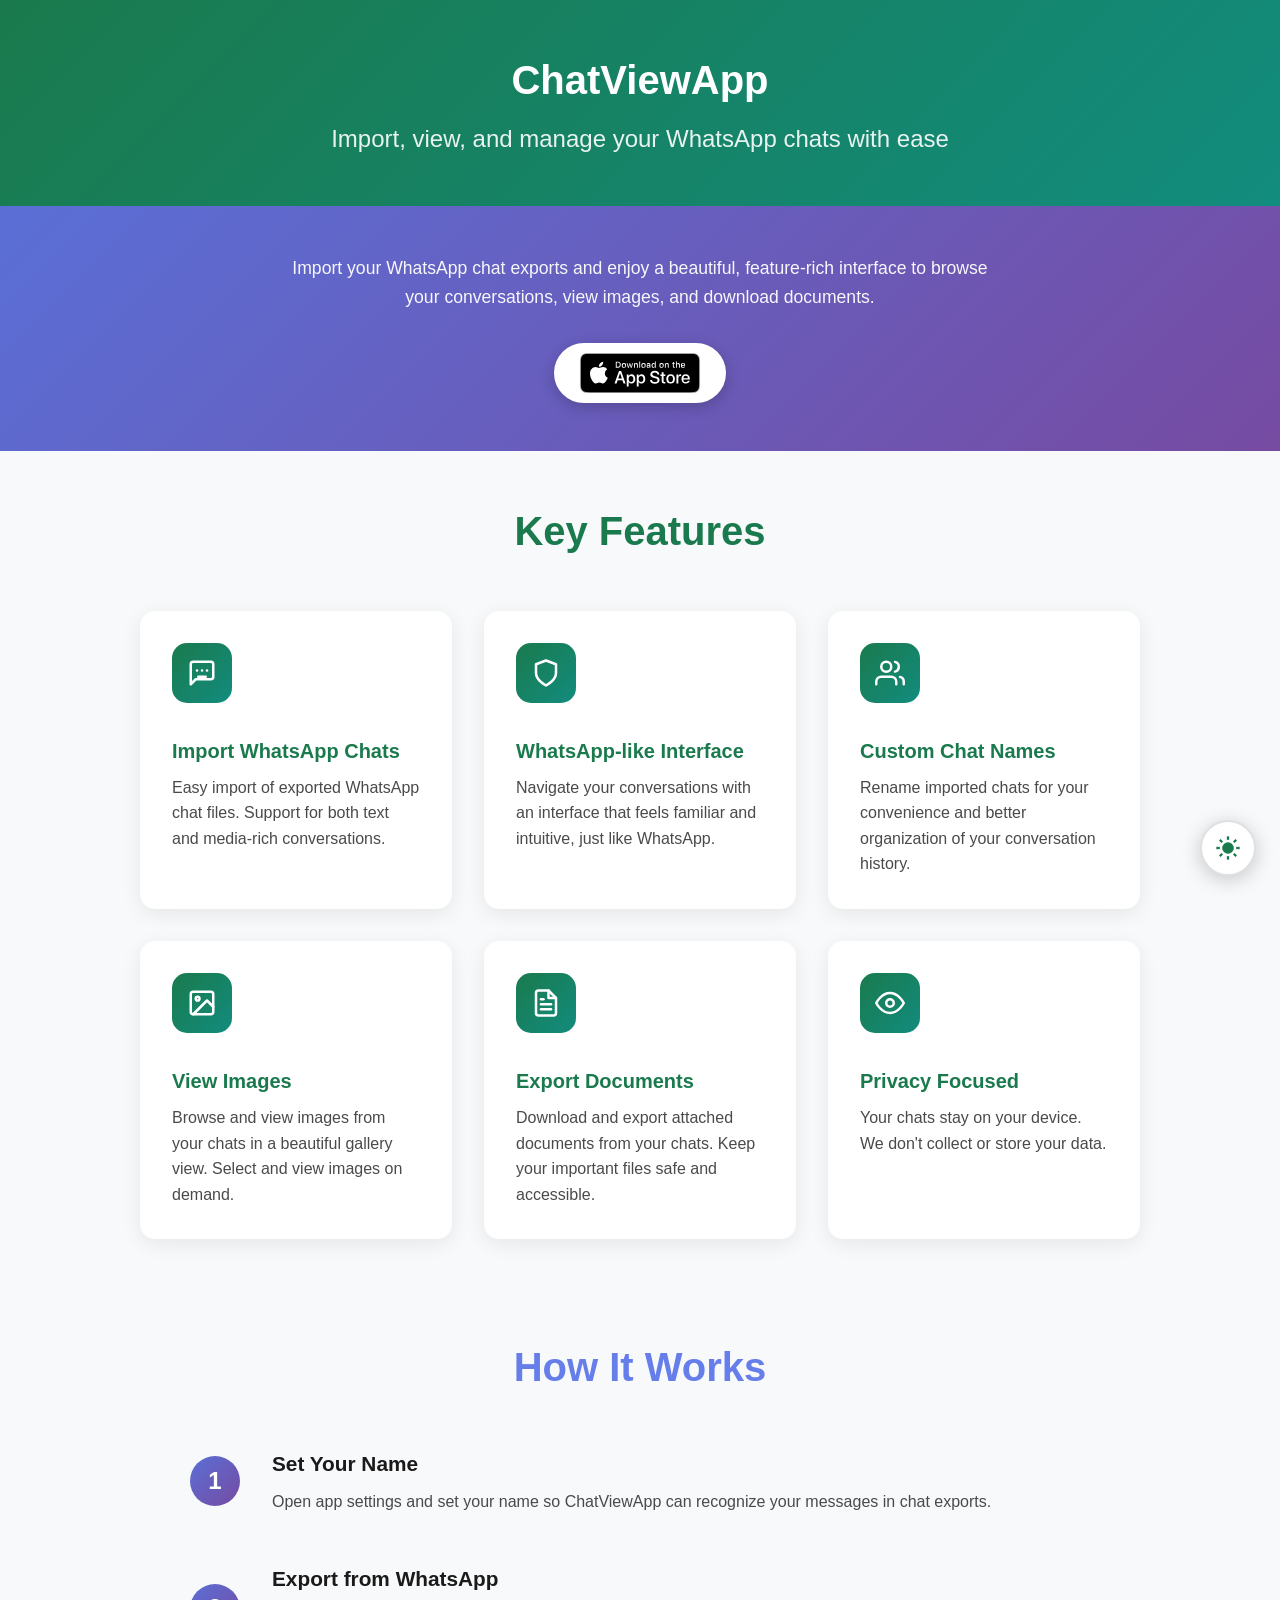
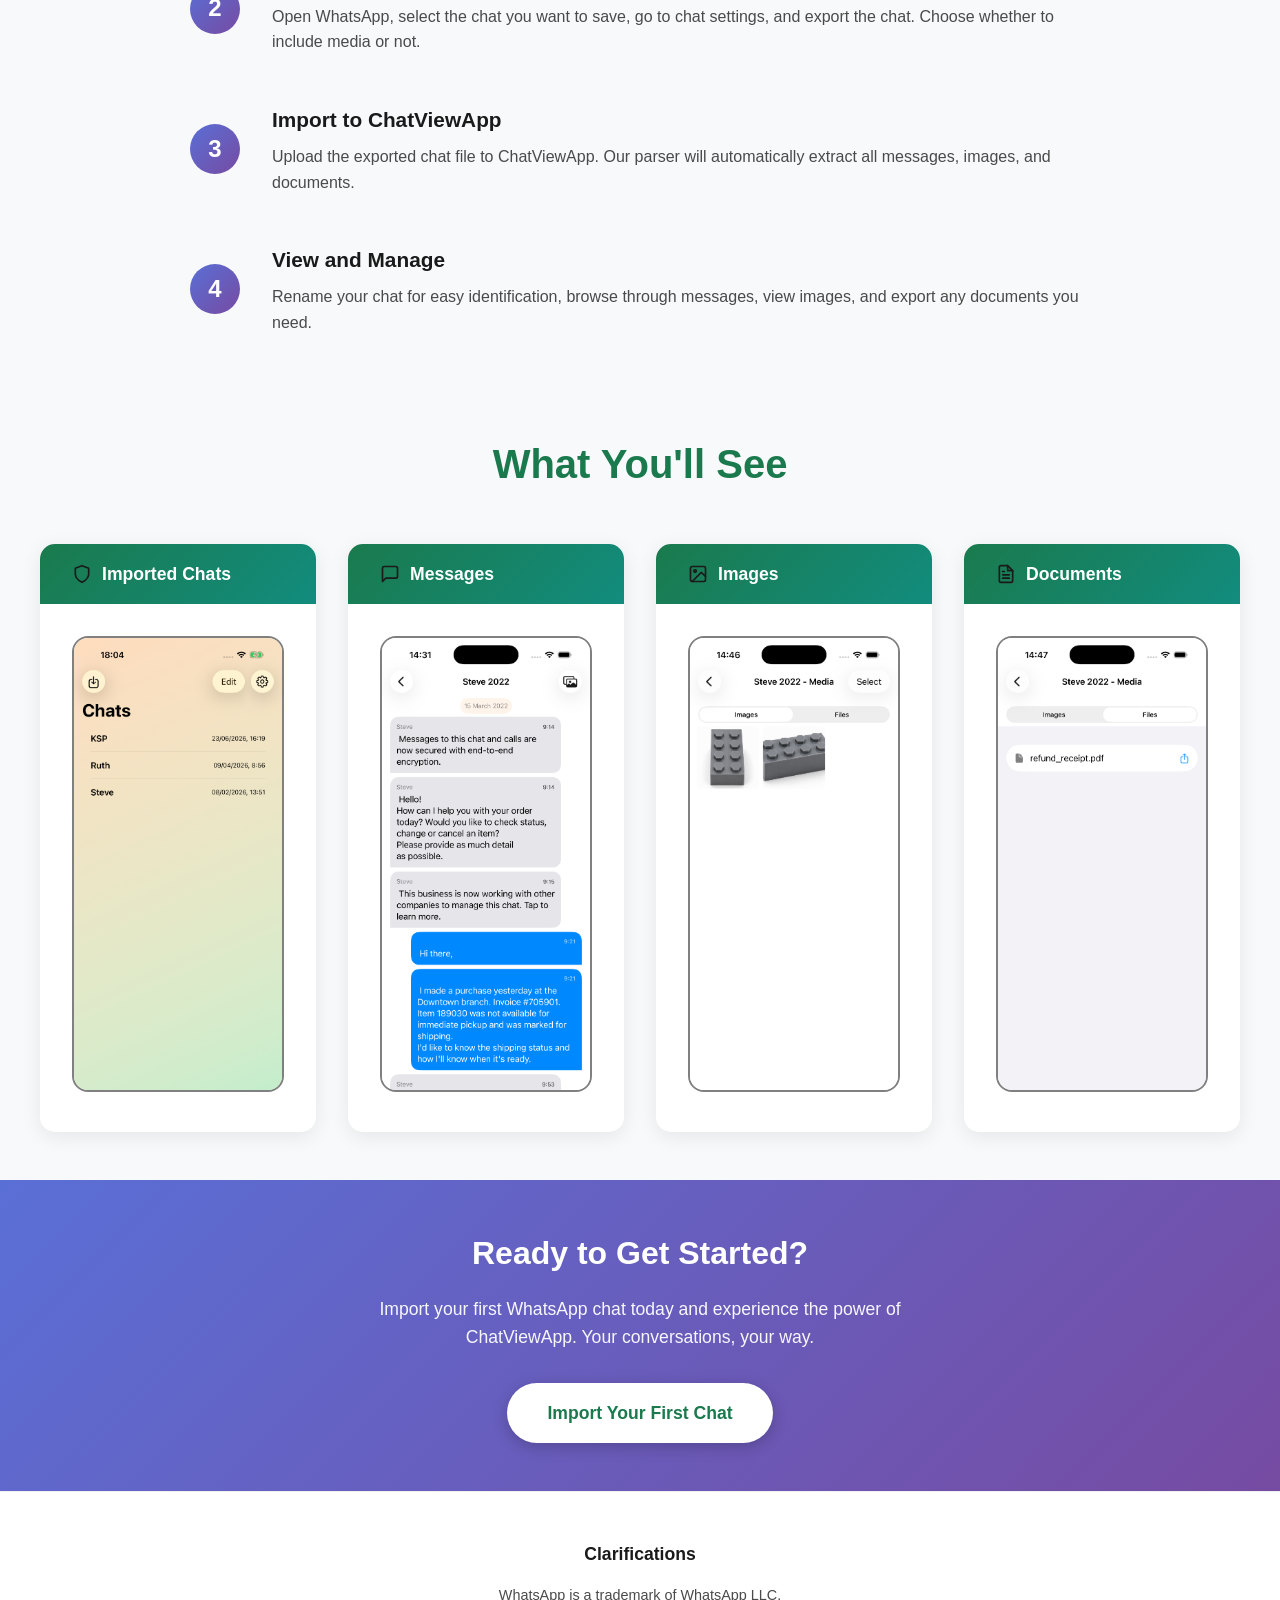
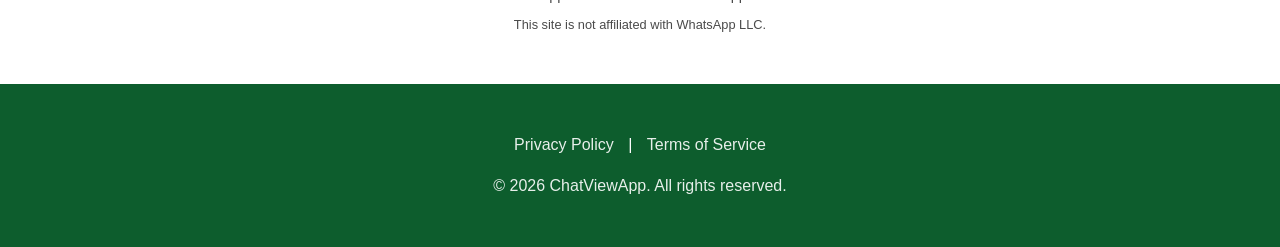
<file: index.html>
<!DOCTYPE html>
<html lang="en" data-theme="dark">
<head>
    <meta charset="UTF-8">
    <meta name="viewport" content="width=device-width, initial-scale=1.0">
    <title>ChatViewApp - View Your WhatsApp Chats</title>
    <link rel="stylesheet" href="styles.css">
    <!-- Standard favicon -->
    <link rel="icon" href="favicon.ico" type="image/x-icon">
    <!-- Apple touch icon for iOS -->
    <link rel="apple-touch-icon" sizes="180x180" href="apple-touch-icon.png">
</head>
<body>
    <!-- Header -->
    <header role="banner">
        <h1>ChatViewApp</h1>
        <p>Import, view, and manage your WhatsApp chats with ease</p>
        <button class="theme-toggle" id="theme-toggle" role="switch" aria-label="Toggle dark mode" aria-checked="false" title="Toggle dark mode (Ctrl+Shift+T)">
            <svg class="theme-icon-light" viewBox="0 0 24 24" aria-hidden="true">
                <circle cx="12" cy="12" r="5"/>
                <line x1="12" y1="2" x2="12" y2="5" stroke="currentColor" stroke-width="2"/>
                <line x1="12" y1="19" x2="12" y2="22" stroke="currentColor" stroke-width="2"/>
                <line x1="2" y1="12" x2="5" y2="12" stroke="currentColor" stroke-width="2"/>
                <line x1="19" y1="12" x2="22" y2="12" stroke="currentColor" stroke-width="2"/>
                <line x1="4.93" y1="4.93" x2="7.05" y2="7.05" stroke="currentColor" stroke-width="2"/>
                <line x1="16.95" y1="16.95" x2="19.07" y2="19.07" stroke="currentColor" stroke-width="2"/>
                <line x1="4.93" y1="19.07" x2="7.05" y2="16.95" stroke="currentColor" stroke-width="2"/>
                <line x1="16.95" y1="7.05" x2="19.07" y2="4.93" stroke="currentColor" stroke-width="2"/>
            </svg>
            <svg class="theme-icon-dark" viewBox="0 0 24 24" style="display: none;" aria-hidden="true">
                <path d="M21 12.5A9 9 0 1 1 11.5 3 6 6 0 0 0 21 12.5z" fill="currentColor"/>
            </svg>
            <span class="sr-only" aria-live="polite"></span>
        </button>
    </header>

    <!-- Main Content -->
    <main id="main-content" role="main" tabindex="-1">
        <!-- Hero Section -->
        <section class="hero" aria-labelledby="hero-heading">
        <h2 class="sr-only" id="hero-heading">View Your WhatsApp Chats, Anytime</h2>
        <p>Import your WhatsApp chat exports and enjoy a beautiful, feature-rich interface to browse your conversations, view images, and download documents.</p>
        <a href="https://apps.apple.com/app/id6797784868" class="hero-btn app-store-link" role="button" tabindex="0" aria-label="Download on the App Store">
            <img src="Download_on_the_App_Store_Badge_US-UK_RGB_wht_092917.svg" alt="Download on the App Store" class="app-store-img app-store-img-black">
            <img src="Download_on_the_App_Store_Badge_US-UK_RGB_blk_092917.svg" alt="Download on the App Store" class="app-store-img app-store-img-white">
        </a>
    </section>

    <!-- Features Section -->
    <section class="features" aria-labelledby="features-heading">
        <h2 class="section-title" id="features-heading">Key Features</h2>
        <div class="features-grid">
            <div class="feature-card">
                <div class="feature-icon">
                    <svg width="30" height="30" viewBox="0 0 24 24" fill="none" stroke="currentColor" stroke-width="2" stroke-linecap="round" stroke-linejoin="round" role="img" aria-label="Import chats icon">
                        <path d="M21 15a2 2 0 0 1-2 2H7l-4 4V5a2 2 0 0 1 2-2h14a2 2 0 0 1 2 2z"></path>
                        <path d="M8 10h.01"></path>
                        <path d="M12 10h.01"></path>
                        <path d="M16 10h.01"></path>
                        <path d="M9 15h6"></path>
                    </svg>
                </div>
                <h3>Import WhatsApp Chats</h3>
                <p>Easy import of exported WhatsApp chat files. Support for both text and media-rich conversations.</p>
            </div>
            <div class="feature-card">
                <div class="feature-icon">
                    <svg width="30" height="30" viewBox="0 0 24 24" fill="none" stroke="currentColor" stroke-width="2" stroke-linecap="round" stroke-linejoin="round" role="img" aria-label="Chat interface icon">
                        <path d="M12 22s8-4 8-10V5l-8-3-8 3v7c0 6 8 10 8 10z"></path>
                    </svg>
                </div>
                <h3>WhatsApp-like Interface</h3>
                <p>Navigate your conversations with an interface that feels familiar and intuitive, just like WhatsApp.</p>
            </div>
            <div class="feature-card">
                <div class="feature-icon">
                    <svg width="30" height="30" viewBox="0 0 24 24" fill="none" stroke="currentColor" stroke-width="2" stroke-linecap="round" stroke-linejoin="round" role="img" aria-label="Rename chat icon">
                        <path d="M17 21v-2a4 4 0 0 0-4-4H5a4 4 0 0 0-4 4v2"></path>
                        <circle cx="9" cy="7" r="4"></circle>
                        <path d="M23 21v-2a4 4 0 0 0-3-3.87"></path>
                        <path d="M16 3.13a4 4 0 0 1 0 7.75"></path>
                    </svg>
                </div>
                <h3>Custom Chat Names</h3>
                <p>Rename imported chats for your convenience and better organization of your conversation history.</p>
            </div>
            <div class="feature-card">
                <div class="feature-icon">
                    <svg width="30" height="30" viewBox="0 0 24 24" fill="none" stroke="currentColor" stroke-width="2" stroke-linecap="round" stroke-linejoin="round" role="img" aria-label="View images icon">
                        <rect x="3" y="3" width="18" height="18" rx="2" ry="2"></rect>
                        <circle cx="8.5" cy="8.5" r="1.5"></circle>
                        <polyline points="21 15 16 10 5 21"></polyline>
                    </svg>
                </div>
                <h3>View Images</h3>
                <p>Browse and view images from your chats in a beautiful gallery view. Select and view images on demand.</p>
            </div>
            <div class="feature-card">
                <div class="feature-icon">
                    <svg width="30" height="30" viewBox="0 0 24 24" fill="none" stroke="currentColor" stroke-width="2" stroke-linecap="round" stroke-linejoin="round" role="img" aria-label="Export documents icon">
                        <path d="M14 2H6a2 2 0 0 0-2 2v16a2 2 0 0 0 2 2h12a2 2 0 0 0 2-2V8z"></path>
                        <polyline points="14 2 14 8 20 8"></polyline>
                        <line x1="16" y1="13" x2="8" y2="13"></line>
                        <line x1="16" y1="17" x2="8" y2="17"></line>
                        <polyline points="10 9 9 9 8 9"></polyline>
                    </svg>
                </div>
                <h3>Export Documents</h3>
                <p>Download and export attached documents from your chats. Keep your important files safe and accessible.</p>
            </div>
            <div class="feature-card">
                <div class="feature-icon">
                    <svg width="30" height="30" viewBox="0 0 24 24" fill="none" stroke="currentColor" stroke-width="2" stroke-linecap="round" stroke-linejoin="round" role="img" aria-label="Privacy focused icon">
                        <path d="M1 12s4-8 11-8 11 8 11 8-4 8-11 8-11-8-11-8z"></path>
                        <circle cx="12" cy="12" r="3"></circle>
                    </svg>
                </div>
                <h3>Privacy Focused</h3>
                <p>Your chats stay on your device. We don't collect or store your data.</p>
            </div>
        </div>
    </section>

    <!-- How It Works -->
    <section class="how-it-works" aria-labelledby="how-it-works-heading">
        <h2 class="section-title" id="how-it-works-heading">How It Works</h2>
        <div class="steps-container">
            <div class="step">
                <div class="step-number">1</div>
                <div class="step-content">
                    <h3>Set Your Name</h3>
                    <p>Open app settings and set your name so ChatViewApp can recognize your messages in chat exports.</p>
                </div>
            </div>
            <div class="step">
                <div class="step-number">2</div>
                <div class="step-content">
                    <h3>Export from WhatsApp</h3>
                    <p>Open WhatsApp, select the chat you want to save, go to chat settings, and export the chat. Choose whether to include media or not.</p>
                </div>
            </div>
            <div class="step">
                <div class="step-number">3</div>
                <div class="step-content">
                    <h3>Import to ChatViewApp</h3>
                    <p>Upload the exported chat file to ChatViewApp. Our parser will automatically extract all messages, images, and documents.</p>
                </div>
            </div>
            <div class="step">
                <div class="step-number">4</div>
                <div class="step-content">
                    <h3>View and Manage</h3>
                    <p>Rename your chat for easy identification, browse through messages, view images, and export any documents you need.</p>
                </div>
            </div>
        </div>
    </section>

    <!-- Preview Section -->
    <section class="preview" aria-labelledby="preview-heading">
        <h2 class="section-title" id="preview-heading">What You'll See</h2>
        <div class="preview-grid">
            <div class="preview-card">
                <div class="preview-header">
                    <svg width="20" height="20" viewBox="0 0 24 24" fill="none" stroke="currentColor" stroke-width="2" stroke-linecap="round" stroke-linejoin="round" role="img" aria-label="Chats list icon">
                        <path d="M12 22s8-4 8-10V5l-8-3-8 3v7c0 6 8 10 8 10z"></path>
                    </svg>
                    <h3>Imported Chats</h3>
                </div>
                <div class="preview-content">
                    <img src="Screenshot_004.png" alt="ChatViewApp app screenshot showing list of chats with chat thumbnails and message previews" width="320" class="preview-content-img">
                </div>
            </div>
            <div class="preview-card">
                <div class="preview-header">
                    <svg width="20" height="20" viewBox="0 0 24 24" fill="none" stroke="currentColor" stroke-width="2" stroke-linecap="round" stroke-linejoin="round" role="img" aria-label="Messages icon">
                        <path d="M21 15a2 2 0 0 1-2 2H7l-4 4V5a2 2 0 0 1 2-2h14a2 2 0 0 1 2 2z"></path>
                    </svg>
                    <h3>Messages</h3>
                </div>
                <div class="preview-content">
                    <img src="Screenshot_001.png" alt="ChatViewApp app screenshot showing WhatsApp messages interface with chat bubbles and timestamps" width="320" class="preview-content-img">
                </div>
            </div>
            <div class="preview-card">
                <div class="preview-header">
                    <svg width="20" height="20" viewBox="0 0 24 24" fill="none" stroke="currentColor" stroke-width="2" stroke-linecap="round" stroke-linejoin="round" role="img" aria-label="Images icon">
                        <rect x="3" y="3" width="18" height="18" rx="2" ry="2"></rect>
                        <circle cx="8.5" cy="8.5" r="1.5"></circle>
                        <polyline points="21 15 16 10 5 21"></polyline>
                    </svg>
                    <h3>Images</h3>
                </div>
                <div class="preview-content">
                    <img src="Screenshot_002.png" alt="ChatViewApp app screenshot showing image gallery with photo thumbnails and view option" width="320" class="preview-content-img">
                </div>
            </div>
            <div class="preview-card">
                <div class="preview-header">
                    <svg width="20" height="20" viewBox="0 0 24 24" fill="none" stroke="currentColor" stroke-width="2" stroke-linecap="round" stroke-linejoin="round" role="img" aria-label="Documents icon">
                        <path d="M14 2H6a2 2 0 0 0-2 2v16a2 2 0 0 0 2 2h12a2 2 0 0 0 2-2V8z"></path>
                        <polyline points="14 2 14 8 20 8"></polyline>
                        <line x1="16" y1="13" x2="8" y2="13"></line>
                        <line x1="16" y1="17" x2="8" y2="17"></line>
                        <polyline points="10 9 9 9 8 9"></polyline>
                    </svg>
                    <h3>Documents</h3>
                </div>
                <div class="preview-content">
                    <img src="Screenshot_003.png" alt="ChatViewApp app screenshot showing document file viewer with file list and export options" width="320" class="preview-content-img">
                </div>
            </div>
        </div>
    </section>

    <!-- CTA Section -->
    <section class="cta">
        <h2>Ready to Get Started?</h2>
        <p>Import your first WhatsApp chat today and experience the power of ChatViewApp. Your conversations, your way.</p>
        <a href="#" class="cta-btn" role="button" tabindex="0" aria-label="Import your first WhatsApp chat">Import Your First Chat</a>
    </section>

    <!-- Clarifications Section -->
    <section class="clarifications">
        <h3>Clarifications</h3>
        <p class="trademark">WhatsApp is a trademark of WhatsApp LLC.</p>
        <p class="disclaimer">This site is not affiliated with WhatsApp LLC.</p>
    </section>

    <!-- Footer -->
    <footer role="contentinfo">
        <nav role="navigation" aria-label="Footer links">
            <div class="footer-links">
                <a href="privacy-policy.html">Privacy Policy</a>
                <span>|</span>
                <a href="terms-of-service.html">Terms of Service</a>
            </div>
        </nav>
        <p>&copy; 2026 ChatViewApp. All rights reserved.</p>
    </footer>
    </main>

    <script src="theme.js"></script>
</body>
</html>
</file>
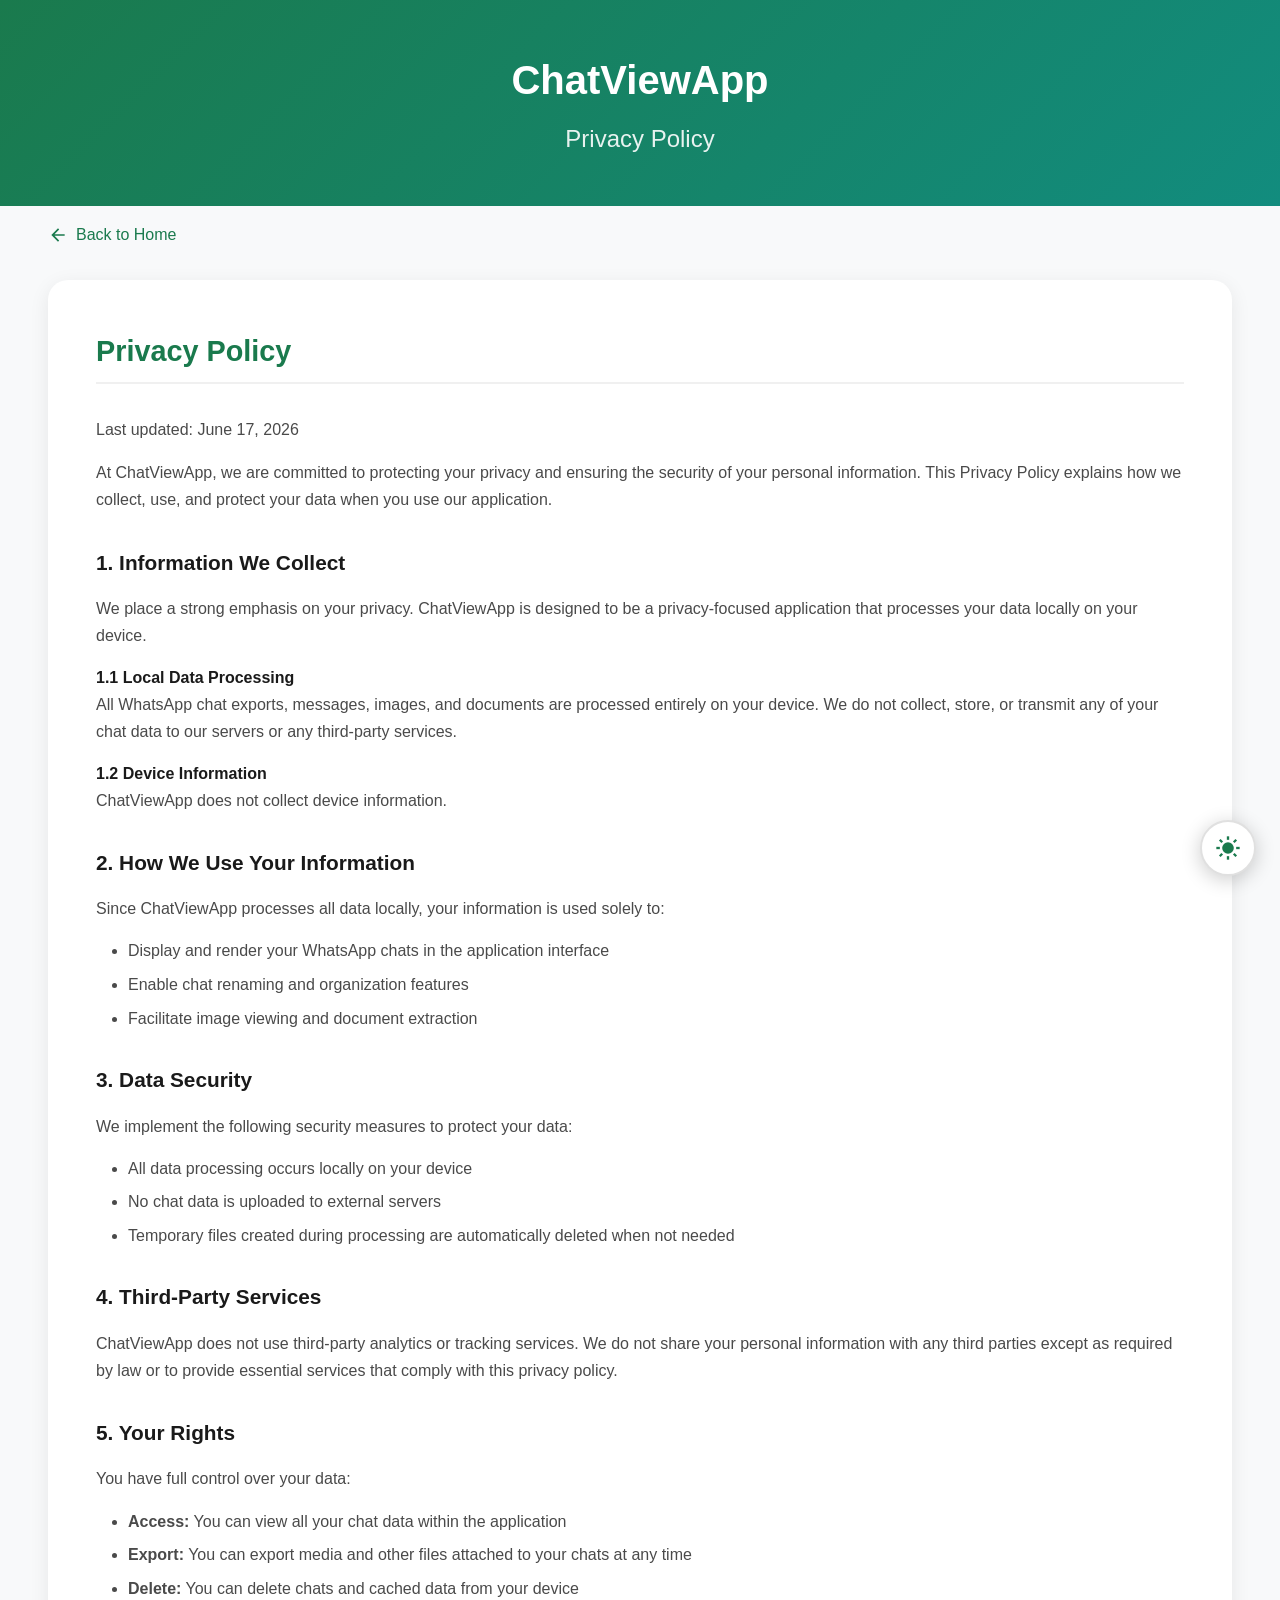
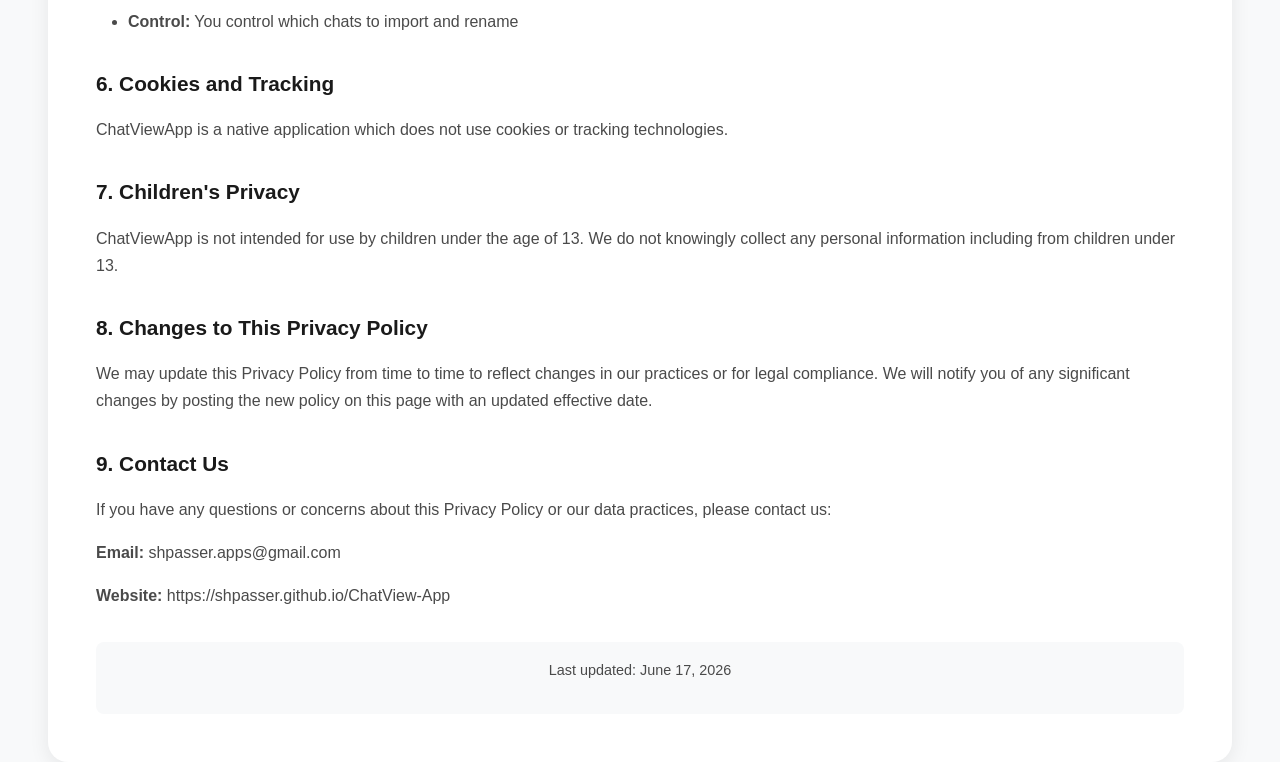
<file: privacy-policy.html>
<!DOCTYPE html>
<html lang="en" data-theme="light">
<head>
    <meta charset="UTF-8">
    <meta name="viewport" content="width=device-width, initial-scale=1.0">
    <title>Privacy Policy - ChatViewApp</title>
    <link rel="stylesheet" href="styles.css">
</head>
<body>
    <header role="banner">
        <h1>ChatViewApp</h1>
        <p>Privacy Policy</p>
        <button class="theme-toggle" id="theme-toggle" role="switch" aria-label="Toggle dark mode" aria-checked="false" title="Toggle dark mode (Ctrl+Shift+T)">
            <svg class="theme-icon-light" viewBox="0 0 24 24" aria-hidden="true">
                <circle cx="12" cy="12" r="5"/>
                <line x1="12" y1="2" x2="12" y2="5" stroke="currentColor" stroke-width="2"/>
                <line x1="12" y1="19" x2="12" y2="22" stroke="currentColor" stroke-width="2"/>
                <line x1="2" y1="12" x2="5" y2="12" stroke="currentColor" stroke-width="2"/>
                <line x1="19" y1="12" x2="22" y2="12" stroke="currentColor" stroke-width="2"/>
                <line x1="4.93" y1="4.93" x2="7.05" y2="7.05" stroke="currentColor" stroke-width="2"/>
                <line x1="16.95" y1="16.95" x2="19.07" y2="19.07" stroke="currentColor" stroke-width="2"/>
                <line x1="4.93" y1="19.07" x2="7.05" y2="16.95" stroke="currentColor" stroke-width="2"/>
                <line x1="16.95" y1="7.05" x2="19.07" y2="4.93" stroke="currentColor" stroke-width="2"/>
            </svg>
            <svg class="theme-icon-dark" viewBox="0 0 24 24" style="display: none;" aria-hidden="true">
                <path d="M21 12.5A9 9 0 1 1 11.5 3 6 6 0 0 0 21 12.5z" fill="currentColor"/>
            </svg>
            <span class="sr-only" aria-live="polite"></span>
        </button>
    </header>

    <div class="container">
        <a href="index.html" class="back-link" aria-label="Back to Home">
            <svg viewBox="0 0 24 24" width="20" height="20" aria-hidden="true">
                <path d="M20 11H7.83l5.59-5.59L12 4l-8 8 8 8 1.41-1.41L7.83 13H20v-2z" fill="currentColor"/>
            </svg>
            Back to Home
        </a>

        <main id="main-content" role="main" tabindex="-1">

        <div class="policy-content">
            <h2>Privacy Policy</h2>

            <p>Last updated: June 17, 2026</p>

            <p>At ChatViewApp, we are committed to protecting your privacy and ensuring the security of your personal information. This Privacy Policy explains how we collect, use, and protect your data when you use our application.</p>

            <h3>1. Information We Collect</h3>
            <p>We place a strong emphasis on your privacy. ChatViewApp is designed to be a privacy-focused application that processes your data locally on your device.</p>

            <h4>1.1 Local Data Processing</h4>
            <p>All WhatsApp chat exports, messages, images, and documents are processed entirely on your device. We do not collect, store, or transmit any of your chat data to our servers or any third-party services.</p>

            <h4>1.2 Device Information</h4>
            <p>ChatViewApp does not collect device information.</p>

            <h3>2. How We Use Your Information</h3>
            <p>Since ChatViewApp processes all data locally, your information is used solely to:</p>
            <ul>
                <li>Display and render your WhatsApp chats in the application interface</li>
                <li>Enable chat renaming and organization features</li>
                <li>Facilitate image viewing and document extraction</li>
            </ul>

            <h3>3. Data Security</h3>
            <p>We implement the following security measures to protect your data:</p>
            <ul>
                <li>All data processing occurs locally on your device</li>
                <li>No chat data is uploaded to external servers</li>
                <li>Temporary files created during processing are automatically deleted when not needed</li>
            </ul>

            <h3>4. Third-Party Services</h3>
            <p>ChatViewApp does not use third-party analytics or tracking services. We do not share your personal information with any third parties except as required by law or to provide essential services that comply with this privacy policy.</p>

            <h3>5. Your Rights</h3>
            <p>You have full control over your data:</p>
            <ul>
                <li><strong>Access:</strong> You can view all your chat data within the application</li>
                <li><strong>Export:</strong> You can export media and other files attached to your chats at any time</li>
                <li><strong>Delete:</strong> You can delete chats and cached data from your device</li>
                <li><strong>Control:</strong> You control which chats to import and rename</li>
            </ul>

            <h3>6. Cookies and Tracking</h3>
            <p>ChatViewApp is a native application which does not use cookies or tracking technologies.</p>

            <h3>7. Children's Privacy</h3>
            <p>ChatViewApp is not intended for use by children under the age of 13. We do not knowingly collect any personal information including from children under 13.</p>

            <h3>8. Changes to This Privacy Policy</h3>
            <p>We may update this Privacy Policy from time to time to reflect changes in our practices or for legal compliance. We will notify you of any significant changes by posting the new policy on this page with an updated effective date.</p>

            <h3>9. Contact Us</h3>
            <p>If you have any questions or concerns about this Privacy Policy or our data practices, please contact us:</p>
            <p><strong>Email:</strong> shpasser.apps@gmail.com</p>
            <p><strong>Website:</strong> https://shpasser.github.io/ChatView-App</p>

            <div class="last-updated">
                <p>Last updated: June 17, 2026</p>
            </div>
        </main>
    </div>

    <script src="theme.js"></script>
</body>
</html>
</file>
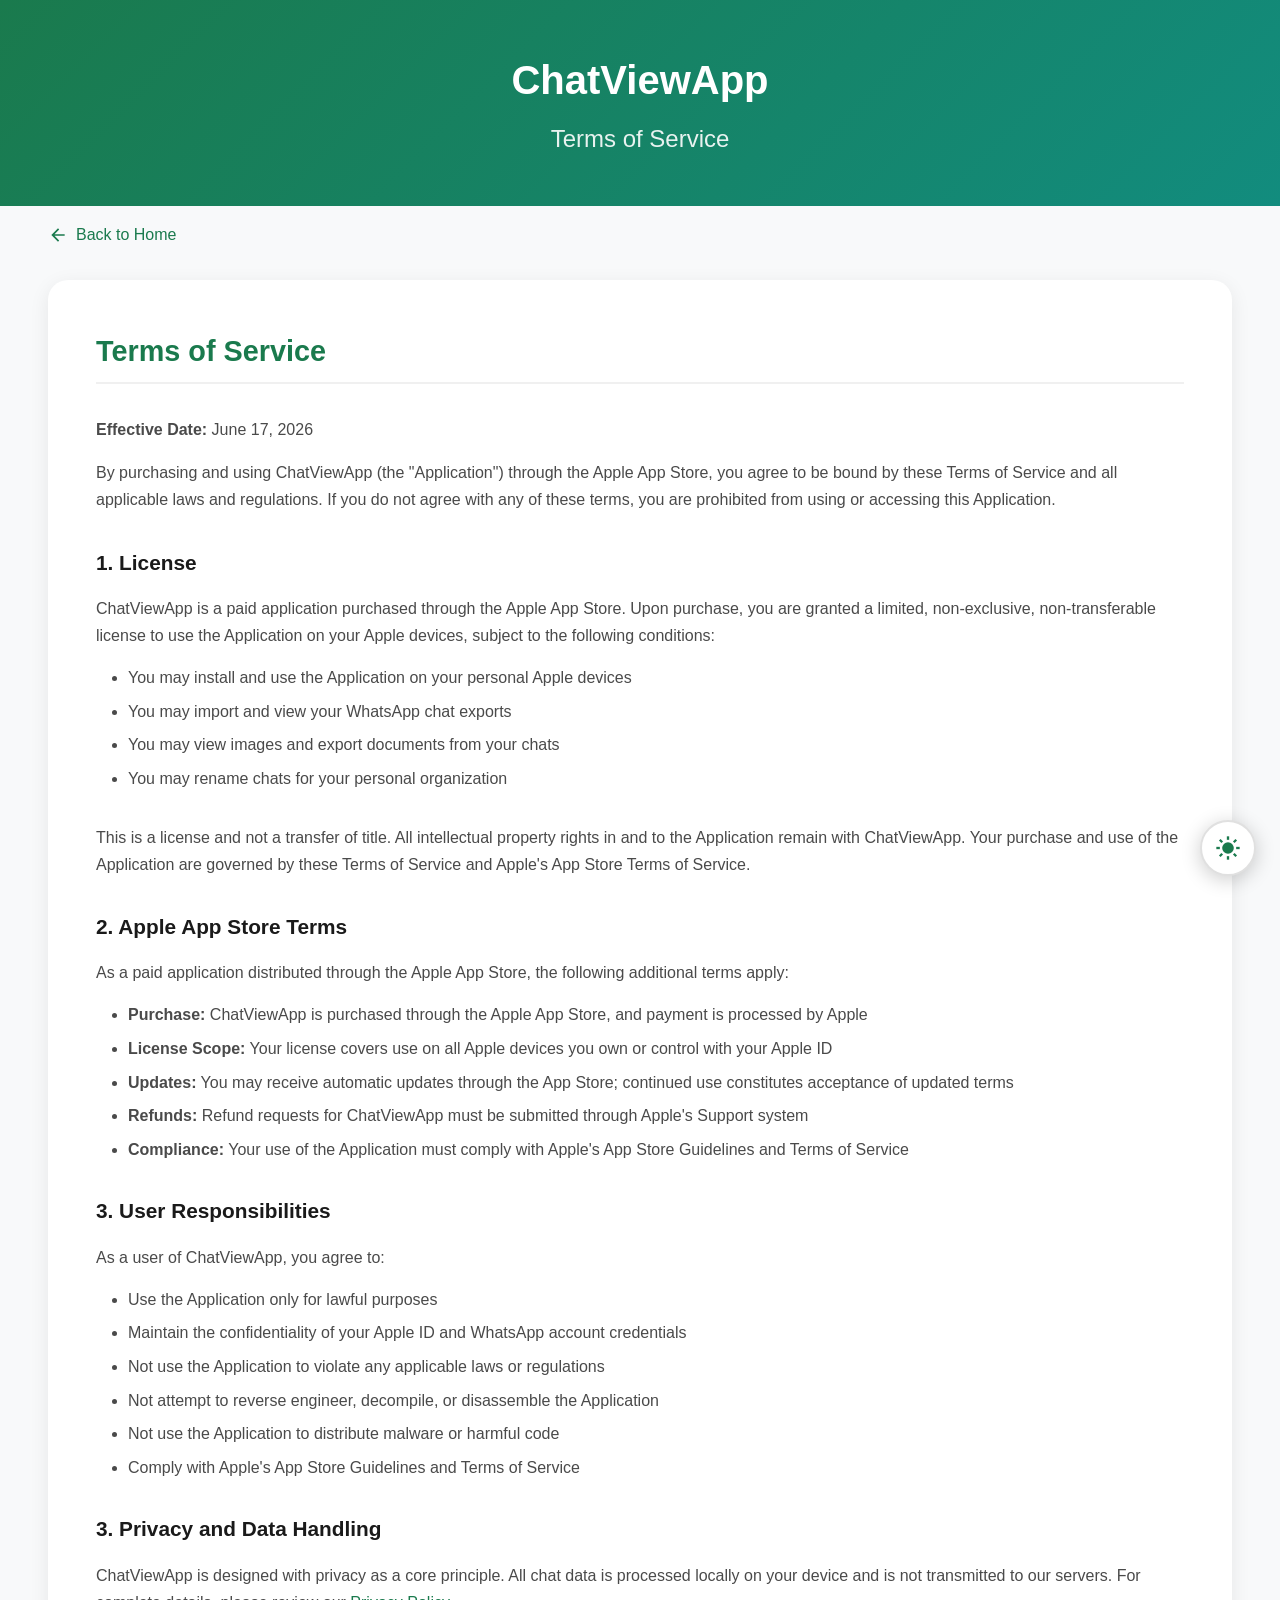
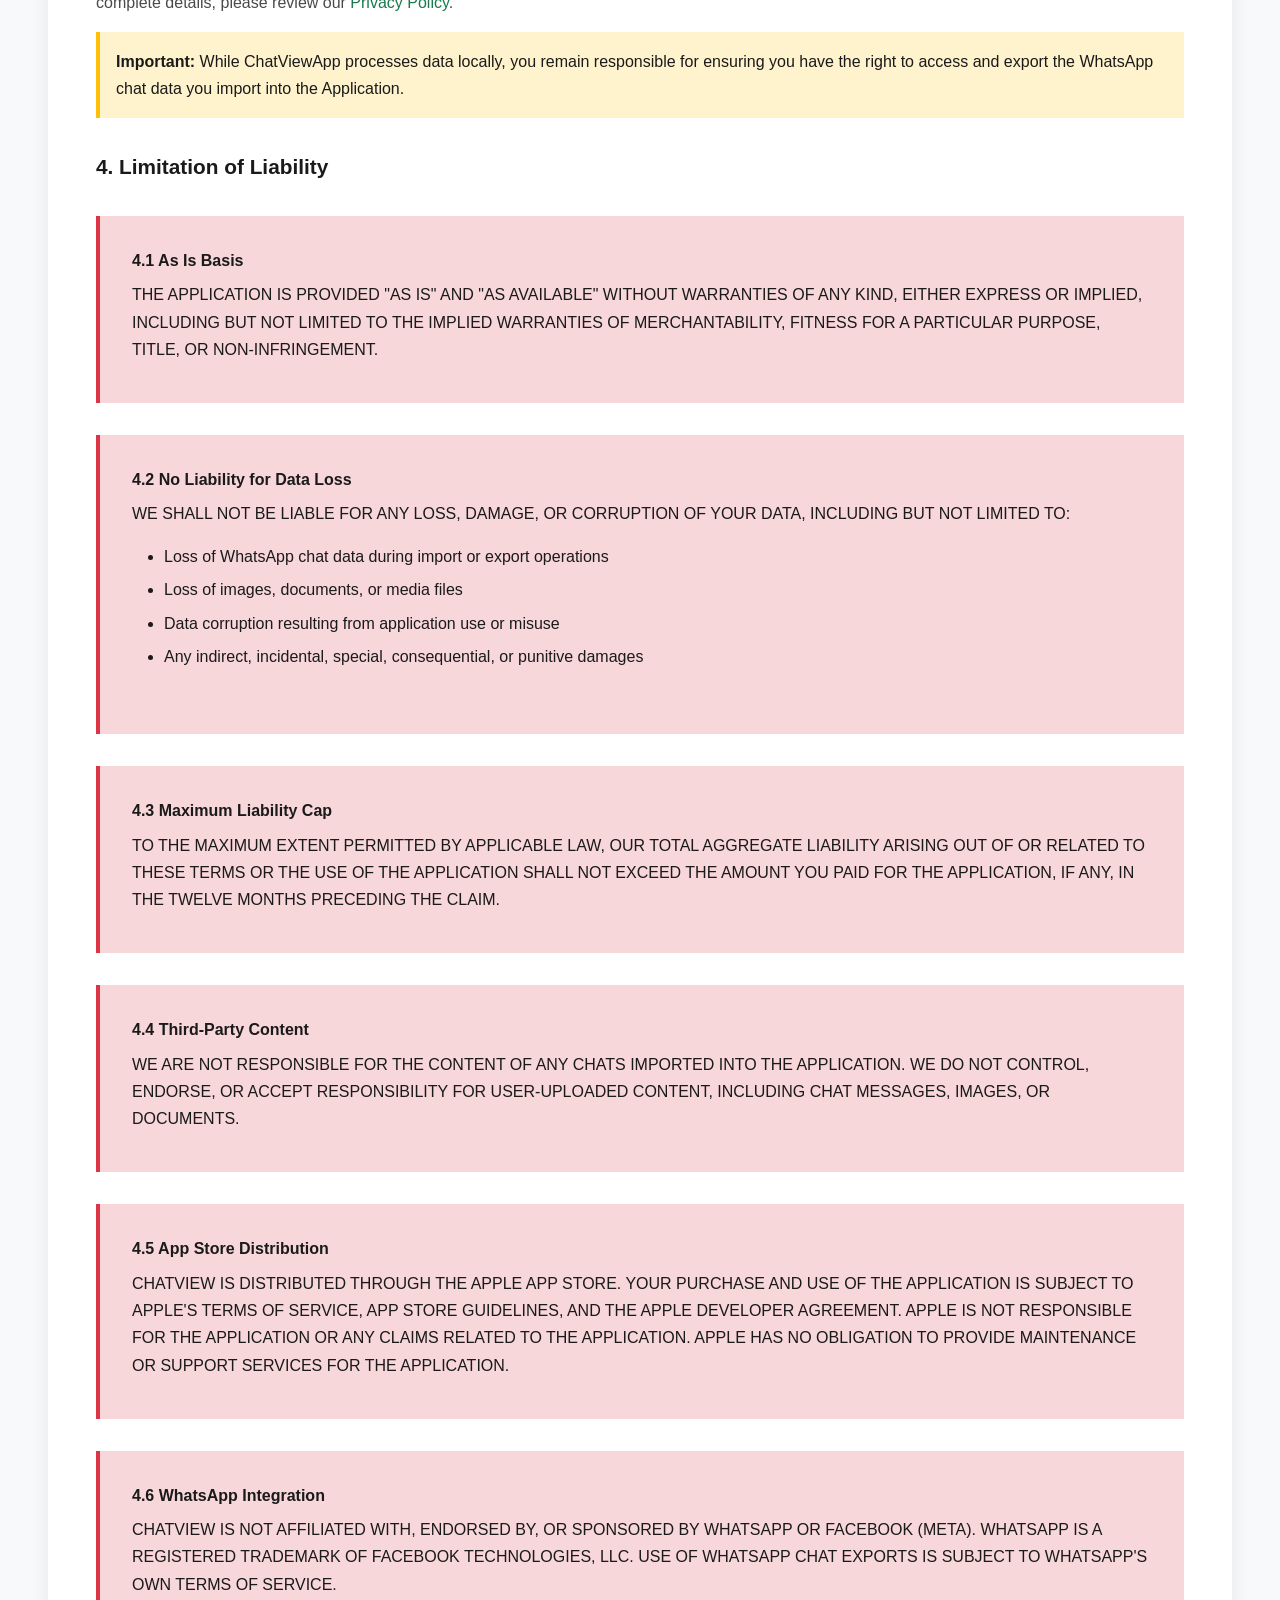
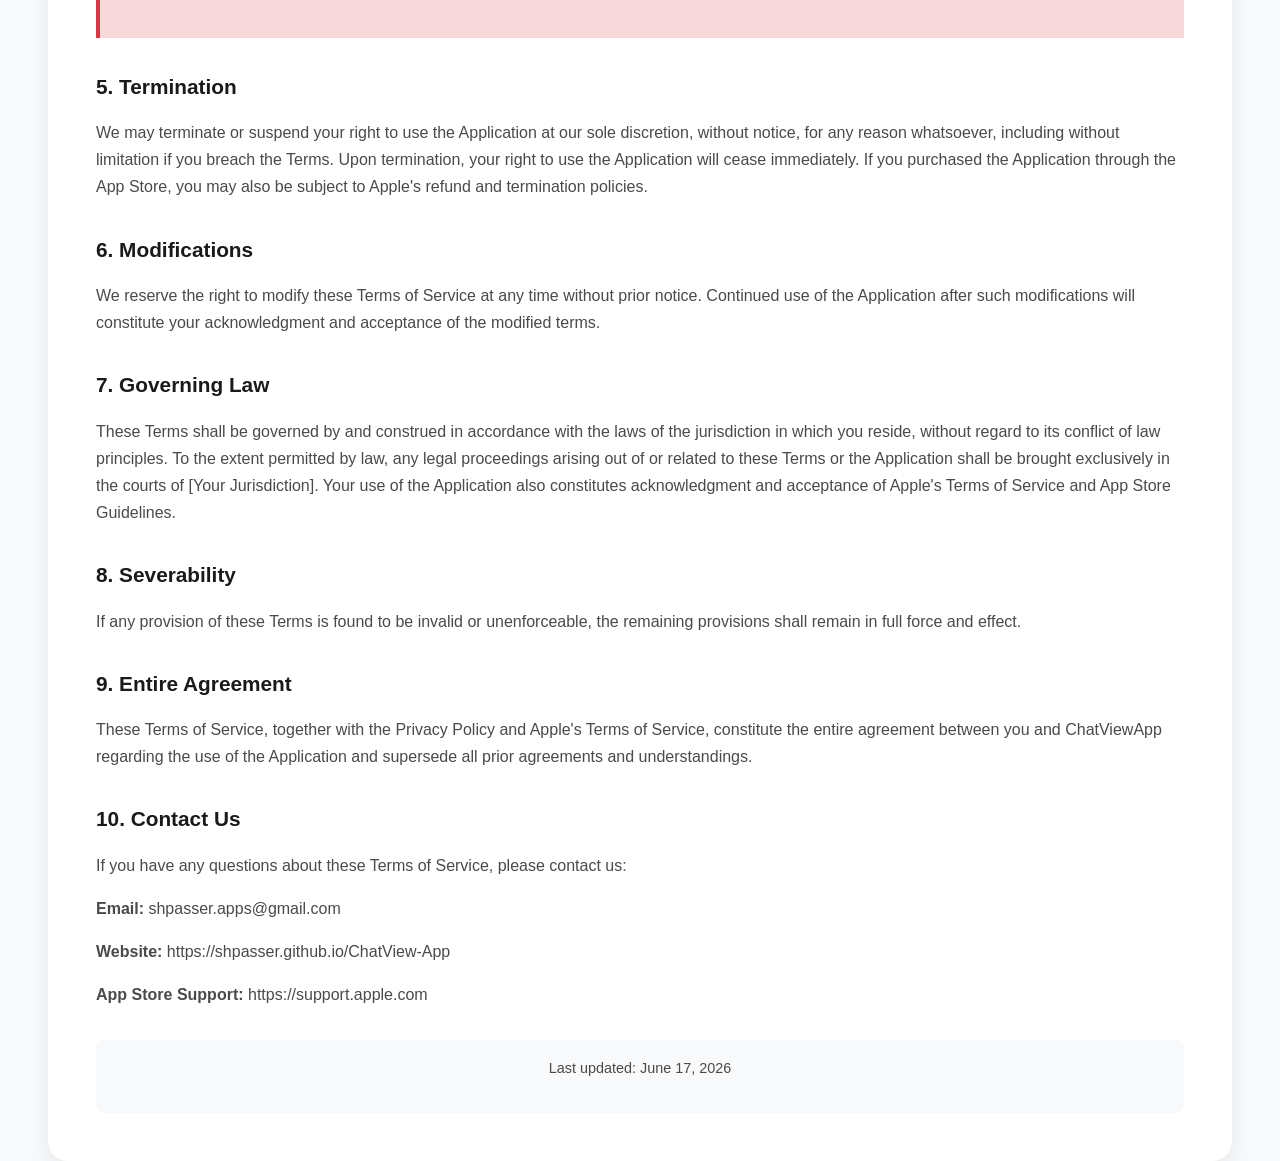
<file: terms-of-service.html>
<!DOCTYPE html>
<html lang="en" data-theme="light">
<head>
    <meta charset="UTF-8">
    <meta name="viewport" content="width=device-width, initial-scale=1.0">
    <title>Terms of Service - ChatViewApp</title>
    <link rel="stylesheet" href="styles.css">
</head>
<body>
    <header role="banner">
        <h1>ChatViewApp</h1>
        <p>Terms of Service</p>
        <button class="theme-toggle" id="theme-toggle" role="switch" aria-label="Toggle dark mode" aria-checked="false" title="Toggle dark mode (Ctrl+Shift+T)">
            <svg class="theme-icon-light" viewBox="0 0 24 24" aria-hidden="true">
                <circle cx="12" cy="12" r="5"/>
                <line x1="12" y1="2" x2="12" y2="5" stroke="currentColor" stroke-width="2"/>
                <line x1="12" y1="19" x2="12" y2="22" stroke="currentColor" stroke-width="2"/>
                <line x1="2" y1="12" x2="5" y2="12" stroke="currentColor" stroke-width="2"/>
                <line x1="19" y1="12" x2="22" y2="12" stroke="currentColor" stroke-width="2"/>
                <line x1="4.93" y1="4.93" x2="7.05" y2="7.05" stroke="currentColor" stroke-width="2"/>
                <line x1="16.95" y1="16.95" x2="19.07" y2="19.07" stroke="currentColor" stroke-width="2"/>
                <line x1="4.93" y1="19.07" x2="7.05" y2="16.95" stroke="currentColor" stroke-width="2"/>
                <line x1="16.95" y1="7.05" x2="19.07" y2="4.93" stroke="currentColor" stroke-width="2"/>
            </svg>
            <svg class="theme-icon-dark" viewBox="0 0 24 24" style="display: none;" aria-hidden="true">
                <path d="M21 12.5A9 9 0 1 1 11.5 3 6 6 0 0 0 21 12.5z" fill="currentColor"/>
            </svg>
            <span class="sr-only" aria-live="polite"></span>
        </button>
    </header>

    <div class="container">
        <a href="index.html" class="back-link" aria-label="Back to Home">
            <svg viewBox="0 0 24 24" width="20" height="20" aria-hidden="true">
                <path d="M20 11H7.83l5.59-5.59L12 4l-8 8 8 8 1.41-1.41L7.83 13H20v-2z" fill="currentColor"/>
            </svg>
            Back to Home
        </a>

        <main id="main-content" role="main" tabindex="-1">

        <div class="tos-content">
            <h2>Terms of Service</h2>

            <p><strong>Effective Date:</strong> June 17, 2026</p>

            <p>By purchasing and using ChatViewApp (the "Application") through the Apple App Store, you agree to be bound by these Terms of Service and all applicable laws and regulations. If you do not agree with any of these terms, you are prohibited from using or accessing this Application.</p>

            <h3>1. License</h3>
            <p>ChatViewApp is a paid application purchased through the Apple App Store. Upon purchase, you are granted a limited, non-exclusive, non-transferable license to use the Application on your Apple devices, subject to the following conditions:</p>
            <ul>
                <li>You may install and use the Application on your personal Apple devices</li>
                <li>You may import and view your WhatsApp chat exports</li>
                <li>You may view images and export documents from your chats</li>
                <li>You may rename chats for your personal organization</li>
            </ul>

            <p>This is a license and not a transfer of title. All intellectual property rights in and to the Application remain with ChatViewApp. Your purchase and use of the Application are governed by these Terms of Service and Apple's App Store Terms of Service.</p>

            <h3>2. Apple App Store Terms</h3>
            <p>As a paid application distributed through the Apple App Store, the following additional terms apply:</p>
            <ul>
                <li><strong>Purchase:</strong> ChatViewApp is purchased through the Apple App Store, and payment is processed by Apple</li>
                <li><strong>License Scope:</strong> Your license covers use on all Apple devices you own or control with your Apple ID</li>
                <li><strong>Updates:</strong> You may receive automatic updates through the App Store; continued use constitutes acceptance of updated terms</li>
                <li><strong>Refunds:</strong> Refund requests for ChatViewApp must be submitted through Apple's Support system</li>
                <li><strong>Compliance:</strong> Your use of the Application must comply with Apple's App Store Guidelines and Terms of Service</li>
            </ul>

<h3>3. User Responsibilities</h3>
            <p>As a user of ChatViewApp, you agree to:</p>
            <ul>
                <li>Use the Application only for lawful purposes</li>
                <li>Maintain the confidentiality of your Apple ID and WhatsApp account credentials</li>
                <li>Not use the Application to violate any applicable laws or regulations</li>
                <li>Not attempt to reverse engineer, decompile, or disassemble the Application</li>
                <li>Not use the Application to distribute malware or harmful code</li>
                <li>Comply with Apple's App Store Guidelines and Terms of Service</li>
            </ul>

            <h3>3. Privacy and Data Handling</h3>
            <p>ChatViewApp is designed with privacy as a core principle. All chat data is processed locally on your device and is not transmitted to our servers. For complete details, please review our <a href="privacy-policy.html">Privacy Policy</a>.</p>

            <div class="warning">
                <p><strong>Important:</strong> While ChatViewApp processes data locally, you remain responsible for ensuring you have the right to access and export the WhatsApp chat data you import into the Application.</p>
            </div>

            <h3>4. Limitation of Liability</h4>

            <div class="limitation-box">
                <h4>4.1 As Is Basis</h4>
                <p>THE APPLICATION IS PROVIDED "AS IS" AND "AS AVAILABLE" WITHOUT WARRANTIES OF ANY KIND, EITHER EXPRESS OR IMPLIED, INCLUDING BUT NOT LIMITED TO THE IMPLIED WARRANTIES OF MERCHANTABILITY, FITNESS FOR A PARTICULAR PURPOSE, TITLE, OR NON-INFRINGEMENT.</p>
            </div>

            <div class="limitation-box">
                <h4>4.2 No Liability for Data Loss</h4>
                <p>WE SHALL NOT BE LIABLE FOR ANY LOSS, DAMAGE, OR CORRUPTION OF YOUR DATA, INCLUDING BUT NOT LIMITED TO:</p>
                <ul>
                    <li>Loss of WhatsApp chat data during import or export operations</li>
                    <li>Loss of images, documents, or media files</li>
                    <li>Data corruption resulting from application use or misuse</li>
                    <li>Any indirect, incidental, special, consequential, or punitive damages</li>
                </ul>
            </div>

            <div class="limitation-box">
                <h4>4.3 Maximum Liability Cap</h4>
                <p>TO THE MAXIMUM EXTENT PERMITTED BY APPLICABLE LAW, OUR TOTAL AGGREGATE LIABILITY ARISING OUT OF OR RELATED TO THESE TERMS OR THE USE OF THE APPLICATION SHALL NOT EXCEED THE AMOUNT YOU PAID FOR THE APPLICATION, IF ANY, IN THE TWELVE MONTHS PRECEDING THE CLAIM.</p>
            </div>

            <div class="limitation-box">
                <h4>4.4 Third-Party Content</h4>
                <p>WE ARE NOT RESPONSIBLE FOR THE CONTENT OF ANY CHATS IMPORTED INTO THE APPLICATION. WE DO NOT CONTROL, ENDORSE, OR ACCEPT RESPONSIBILITY FOR USER-UPLOADED CONTENT, INCLUDING CHAT MESSAGES, IMAGES, OR DOCUMENTS.</p>
            </div>

            <div class="limitation-box">
                <h4>4.5 App Store Distribution</h4>
                <p>CHATVIEW IS DISTRIBUTED THROUGH THE APPLE APP STORE. YOUR PURCHASE AND USE OF THE APPLICATION IS SUBJECT TO APPLE'S TERMS OF SERVICE, APP STORE GUIDELINES, AND THE APPLE DEVELOPER AGREEMENT. APPLE IS NOT RESPONSIBLE FOR THE APPLICATION OR ANY CLAIMS RELATED TO THE APPLICATION. APPLE HAS NO OBLIGATION TO PROVIDE MAINTENANCE OR SUPPORT SERVICES FOR THE APPLICATION.</p>
            </div>

            <div class="limitation-box">
                <h4>4.6 WhatsApp Integration</h4>
                <p>CHATVIEW IS NOT AFFILIATED WITH, ENDORSED BY, OR SPONSORED BY WHATSAPP OR FACEBOOK (META). WHATSAPP IS A REGISTERED TRADEMARK OF FACEBOOK TECHNOLOGIES, LLC. USE OF WHATSAPP CHAT EXPORTS IS SUBJECT TO WHATSAPP'S OWN TERMS OF SERVICE.</p>
            </div>

            <h3>5. Termination</h3>
            <p>We may terminate or suspend your right to use the Application at our sole discretion, without notice, for any reason whatsoever, including without limitation if you breach the Terms. Upon termination, your right to use the Application will cease immediately. If you purchased the Application through the App Store, you may also be subject to Apple's refund and termination policies.</p>

            <h3>6. Modifications</h3>
            <p>We reserve the right to modify these Terms of Service at any time without prior notice. Continued use of the Application after such modifications will constitute your acknowledgment and acceptance of the modified terms.</p>

            <h3>7. Governing Law</h3>
            <p>These Terms shall be governed by and construed in accordance with the laws of the jurisdiction in which you reside, without regard to its conflict of law principles. To the extent permitted by law, any legal proceedings arising out of or related to these Terms or the Application shall be brought exclusively in the courts of [Your Jurisdiction]. Your use of the Application also constitutes acknowledgment and acceptance of Apple's Terms of Service and App Store Guidelines.</p>

            <h3>8. Severability</h3>
            <p>If any provision of these Terms is found to be invalid or unenforceable, the remaining provisions shall remain in full force and effect.</p>

            <h3>9. Entire Agreement</h3>
            <p>These Terms of Service, together with the Privacy Policy and Apple's Terms of Service, constitute the entire agreement between you and ChatViewApp regarding the use of the Application and supersede all prior agreements and understandings.</p>

            <h3>10. Contact Us</h3>
            <p>If you have any questions about these Terms of Service, please contact us:</p>
            <p><strong>Email:</strong> shpasser.apps@gmail.com</p>
            <p><strong>Website:</strong> https://shpasser.github.io/ChatView-App</p>
            <p><strong>App Store Support:</strong> https://support.apple.com</p>

            <div class="last-updated">
                <p>Last updated: June 17, 2026</p>
            </div>
    </main>
    </div>

    <script src="theme.js"></script>
</body>
</html>
</file>
<file: styles.css>
/* =========================================
   CHATVIEW - SHARED STYLES
   ========================================= */

/* =========================================
   CSS VARIABLES FOR THEMING
   ========================================= */
:root {
    /* Primary Colors - ChatView Brand */
    --primary-color: #1a7a4d;
    --primary-dark: #128C7E;
    --primary-darker: #0d5d2d;
    --primary-gradient: linear-gradient(135deg, #1a7a4d 0%, #128C7E 100%);

    /* Secondary Colors */
    --secondary-color: #667eea;
    --secondary-dark: #764ba2;
    --secondary-gradient: linear-gradient(135deg, #5a6fd6 0%, #764ba2 100%);

    /* Background Colors */
    --bg-primary: #f8f9fa;
    --bg-white: #ffffff;
    --bg-dark: #333333;

    /* Text Colors */
    --text-primary: #1a1a1a;
    --text-secondary: #4a4a4a;
    --text-light: #707070;
    --text-white: #ffffff;

    /* Border Colors */
    --border-light: #e0e0e0;
    --border-medium: #f0f0f0;

    /* Status Colors */
    --success-color: #4ade80;
    --warning-color: #e0a600;
    --error-color: #c52828;

    /* Message Colors */
    --message-user-bg: var(--primary-gradient);
    --message-bot-bg: var(--bg-white);
    --message-user-text: var(--text-white);
    --message-bot-text: var(--text-primary);

    /* Card Colors */
    --card-shadow: rgba(0, 0, 0, 0.08);
    --card-hover-shadow: rgba(0, 0, 0, 0.15);

    /* Spacing */
    --spacing-sm: 0.5rem;
    --spacing-md: 1rem;
    --spacing-lg: 2rem;
    --spacing-xl: 3rem;

    /* Border Radius */
    --radius-sm: 8px;
    --radius-md: 15px;
    --radius-lg: 20px;
    --radius-pill: 50px;

    /* Transitions */
    --transition-fast: 0.2s;
    --transition-normal: 0.3s;
}

/* =========================================
   RESET & BASE STYLES
   ========================================= */
* {
    margin: 0;
    padding: 0;
    box-sizing: border-box;
}

body {
    font-family: -apple-system, BlinkMacSystemFont, 'Segoe UI', Roboto, Oxygen, Ubuntu, sans-serif;
    line-height: 1.6;
    color: var(--text-primary);
    background: var(--bg-primary);
}

/* =========================================
   HEADER STYLES
   ========================================= */
header {
    background: var(--primary-gradient);
    color: var(--text-white);
    padding: var(--spacing-xl) var(--spacing-sm);
    text-align: center;
}

header h1 {
    font-size: 2.5rem;
    margin-bottom: var(--spacing-sm);
}

header p {
    font-size: 1.5rem;
    opacity: 0.9;
}

/* =========================================
   LINK STYLES
   ========================================= */
a {
    color: var(--primary-color);
    text-decoration: none;
    transition: color var(--transition-normal);
}

a:hover {
    text-decoration: underline;
    color: var(--primary-dark);
}

/* Skip Navigation Link */
.skip-link {
    position: absolute;
    top:  0.5rem;
    left: 0.5rem;
    background: var(--bg-white);
    color: var(--primary-color);
    width: 56px;
    height: 56px;
    z-index: 100;
    text-decoration: none;
    display: flex;
    align-items: center;
    justify-content: center;
    border-radius: 50%;
    border: 2px solid var(--border-light);
    box-shadow: 0 4px 20px rgba(0, 0, 0, 0.2);
    transition: all var(--transition-normal);
}

.skip-link:hover {
    transform: scale(1.1);
    box-shadow: 0 6px 25px rgba(0, 0, 0, 0.3);
}

.skip-link:focus {
    top: 0.4rem;
    outline: 3px solid var(--primary-color);
    outline-offset: 2px;
}

.skip-link:focus-visible {
    outline: 3px solid var(--primary-color);
    outline-offset: 2px;
}

.skip-link svg {
    width: 28px;
    height: 28px;
    fill: currentColor;
}

/* =========================================
   FOCUS STYLES
   ========================================= */
a:focus-visible,
.btn:focus-visible,
.hero-btn:focus-visible,
.cta-btn:focus-visible,
.policy-content a:focus-visible,
.tos-content a:focus-visible,
.footer-links a:focus-visible,
.back-link:focus-visible {
    outline: 3px solid var(--primary-color);
    outline-offset: 2px;
    border-radius: 4px;
}

/* =========================================
   BUTTON STYLES
   ========================================= */
.btn {
    display: inline-block;
    padding: var(--spacing-md) var(--spacing-lg);
    border-radius: var(--radius-pill);
    font-weight: 600;
    font-size: 1.1rem;
    transition: transform var(--transition-normal), box-shadow var(--transition-normal);
    text-decoration: none;
    cursor: pointer;
    border: none;
}

.btn-primary {
    background: var(--bg-white);
    color: var(--secondary-color);
}

.btn-primary:hover {
    transform: translateY(-3px);
    box-shadow: 0 10px 30px rgba(0, 0, 0, 0.2);
}

.btn-secondary {
    background: var(--primary-gradient);
    color: var(--text-white);
}

.btn-secondary:hover {
    transform: translateY(-3px);
    box-shadow: 0 10px 30px rgba(0, 0, 0, 0.2);
}

/* =========================================
   CONTAINER STYLES
   ========================================= */
.container {
    max-width: 1200px;
    margin: 0 auto;
    padding: 0 var(--spacing-sm);
}

/* =========================================
   SECTION STYLES
   ========================================= */
section {
    padding: var(--spacing-xl) var(--spacing-sm);
}

.section-title {
    text-align: center;
    font-size: 2.5rem;
    margin-bottom: var(--spacing-xl);
    color: var(--primary-color);
}

/* =========================================
   HERO SECTION
   ========================================= */
.hero {
    background: var(--secondary-gradient);
    color: var(--text-white);
    padding: var(--spacing-xl) var(--spacing-sm);
    text-align: center;
}

.hero h2 {
    font-size: 2rem;
    margin-bottom: var(--spacing-md);
}

.hero p {
    font-size: 1.1rem;
    max-width: 700px;
    margin: 0 auto var(--spacing-lg);
    opacity: 0.95;
}

/* =========================================
   FEATURES SECTION
   ========================================= */
.features {
    padding: var(--spacing-xl) var(--spacing-sm);
}

.features-grid {
    display: grid;
    grid-template-columns: repeat(auto-fit, minmax(280px, 1fr));
    gap: var(--spacing-lg);
    margin: 0 auto;
    max-width: 1000px;
}

.feature-card {
    background: var(--bg-white);
    padding: var(--spacing-lg);
    border-radius: var(--radius-md);
    box-shadow: 0 5px 20px var(--card-shadow);
    transition: transform var(--transition-normal), box-shadow var(--transition-normal);
}

.feature-card:hover {
    transform: translateY(-5px);
    box-shadow: 0 10px 30px var(--card-hover-shadow);
}

.feature-icon {
    width: 60px;
    height: 60px;
    background: var(--primary-gradient);
    border-radius: var(--radius-md);
    display: flex;
    align-items: center;
    justify-content: center;
    margin-bottom: var(--spacing-lg);
    color: var(--text-white);
    font-size: 1.5rem;
}

.feature-card h3 {
    margin-bottom: var(--spacing-sm);
    font-size: 1.25rem;
    color: var(--primary-color);
}

.feature-card p {
    color: var(--text-secondary);
    line-height: 1.6;
}

/* =========================================
   HOW IT WORKS SECTION
   ========================================= */
.how-it-works {
    background: var(--bg-primary);
}

.how-it-works .section-title {
    color: var(--secondary-color);
}

.steps-container {
    max-width: 900px;
    margin: 0 auto;
}

.step {
    display: flex;
    gap: var(--spacing-lg);
    margin-bottom: var(--spacing-xl);
    align-items: center;
}

.step:last-child {
    margin-bottom: 0;
}

.step-number {
    width: 50px;
    height: 50px;
    background: var(--secondary-gradient);
    color: var(--text-white);
    border-radius: 50%;
    display: flex;
    align-items: center;
    justify-content: center;
    font-size: 1.5rem;
    font-weight: 600;
    flex-shrink: 0;
}

.step-content {
    flex: 1;
}

.step-content h3 {
    font-size: 1.3rem;
    margin-bottom: var(--spacing-sm);
    color: var(--text-primary);
}

.step-content p {
    color: var(--text-secondary);
}

/* =========================================
   PREVIEW SECTION
   ========================================= */
.preview {
    padding: var(--spacing-xl) var(--spacing-sm);
}

.preview-grid {
    display: grid;
    grid-template-columns: repeat(1, 1fr);
    gap: var(--spacing-lg);
    max-width: 1200px;
    margin: 0 auto;
    padding: 0 var(--spacing-xl);
}

@media (min-width: 768px) {
    .preview-grid {
        grid-template-columns: repeat(2, 1fr);
        padding: 0 var(--spacing-lg);
    }
}

@media (min-width: 1024px) {
    .preview-grid {
        grid-template-columns: repeat(4, 1fr);
        padding: 0;
    }
}

.preview-card {
    background: var(--bg-white);
    border-radius: var(--radius-md);
    overflow: hidden;
    box-shadow: 0 5px 20px var(--card-shadow);
}

.preview-header {
    background: var(--primary-gradient);
    padding: var(--spacing-md) var(--spacing-lg);
    display: flex;
    align-items: center;
    gap: 10px;
}

.preview-header h3 {
    color: var(--text-white);
    font-size: 1.1rem;
}

.preview-content {
    padding: var(--spacing-lg);
    text-align: center;
}

.chat-message {
    background: var(--bg-primary);
    padding: var(--spacing-md);
    border-radius: var(--radius-sm);
    margin-bottom: var(--spacing-sm);
}

.chat-message.user {
    background: var(--message-user-bg);
    color: var(--message-user-text);
    margin-left: auto;
}

.chat-message p {
    margin-bottom: var(--spacing-sm);
}

.chat-meta {
    font-size: 0.75rem;
    opacity: 0.7;
    text-align: right;
}

/* =========================================
   CTA SECTION
   ========================================= */
.cta {
    background: var(--secondary-gradient);
    color: var(--text-white);
    padding: var(--spacing-xl) var(--spacing-sm);
    text-align: center;
}

.cta h2 {
    font-size: 2rem;
    margin-bottom: var(--spacing-md);
}

.cta p {
    font-size: 1.1rem;
    max-width: 600px;
    margin: 0 auto var(--spacing-lg);
    opacity: 0.95;
}

/* =========================================
   FOOTER STYLES
   ========================================= */
footer {
    background: var(--primary-darker);
    color: var(--text-white);
    padding: var(--spacing-xl) var(--spacing-sm);
    text-align: center;
}

footer p {
    opacity: 0.9;
}

.footer-links {
    margin-bottom: var(--spacing-md);
}

.footer-links a {
    color: var(--text-white);
    text-decoration: none;
    margin: 0 10px;
    opacity: 0.9;
    transition: opacity var(--transition-normal);
}

.footer-links a:hover {
    opacity: 1;
    text-decoration: underline;
}

.footer-separator {
    opacity: 1;
    color: var(--text-secondary);
}

/* =========================================
   CLARIFICATIONS SECTION
   ========================================= */
.clarifications {
    background: var(--bg-white);
    padding: var(--spacing-xl) var(--spacing-sm);
    text-align: center;
    border-top: 1px solid var(--border-medium);
}

.clarifications h3 {
    font-size: 1.1rem;
    color: var(--text-primary);
    margin-bottom: var(--spacing-md);
}

.trademark {
    font-size: 0.9rem;
    color: var(--text-secondary);
    margin-bottom: var(--spacing-sm);
}

.disclaimer {
    font-size: 0.8rem;
    color: var(--text-secondary);
    margin-top: 0;
}

/* =========================================
   POLICY PAGES STYLES
   ========================================= */
.policy-content,
.tos-content {
    background: var(--bg-white);
    padding: var(--spacing-xl);
    border-radius: var(--radius-lg);
    box-shadow: 0 5px 20px var(--card-shadow);
}

.policy-content h2,
.tos-content h2 {
    color: var(--primary-color);
    font-size: 1.8rem;
    margin-bottom: var(--spacing-lg);
    padding-bottom: var(--spacing-sm);
    border-bottom: 2px solid var(--border-medium);
}

.policy-content h3,
.tos-content h3 {
    color: var(--text-primary);
    font-size: 1.3rem;
    margin: var(--spacing-lg) 0 var(--spacing-md);
}

.policy-content p,
.tos-content p {
    margin-bottom: var(--spacing-md);
    color: var(--text-secondary);
    line-height: 1.7;
}

.policy-content ul,
.tos-content ul {
    margin: var(--spacing-md) 0 var(--spacing-lg) 2rem;
}

.policy-content li,
.tos-content li {
    margin-bottom: var(--spacing-sm);
    color: var(--text-secondary);
}

.back-link {
    display: inline-flex;
    align-items: center;
    gap: 8px;
    margin-top: var(--spacing-md);
    margin-bottom: var(--spacing-lg);
    color: var(--primary-color);
    text-decoration: none;
    font-weight: 500;
    transition: color var(--transition-normal);
}

.back-link:hover {
    text-decoration: underline;
    color: var(--primary-dark);
}

.back-link svg {
    width: 20px;
    height: 20px;
    fill: currentColor;
    transition: transform var(--transition-normal);
}

.back-link:hover svg {
    transform: translateX(-3px);
}

.warning {
    background: #fff3cd;
    border-left: 4px solid #ffc107;
    padding: var(--spacing-md);
    margin: var(--spacing-md) 0;
}

.warning p {
    margin-bottom: 0;
    color: #1a1a1a;
}

.limitation-box {
    background: #f8d7da;
    border-left: 4px solid #dc3545;
    padding: var(--spacing-lg);
    margin: var(--spacing-lg) 0;
}

.limitation-box h4 {
    color: #1a1a1a;
    margin-bottom: var(--spacing-sm);
}

.limitation-box p {
    color: #1a1a1a;
    margin-bottom: var(--spacing-sm);
}

.limitation-box ul li {
    color: #1a1a1a;
}

.last-updated {
    background: var(--bg-primary);
    padding: var(--spacing-md);
    border-radius: var(--radius-sm);
    margin-top: var(--spacing-lg);
    font-size: 0.9rem;
    color: #1a1a1a;
    text-align: center;
}

/* =========================================
   RESPONSIVE STYLES
   ========================================= */
@media (max-width: 768px) {
    header h1 {
        font-size: 2rem;
    }

    .hero h2 {
        font-size: 1.5rem;
    }

    .step {
        flex-direction: column;
        text-align: center;
    }

    .step-number {
        margin: 0 auto var(--spacing-md);
    }

    .step-content {
        text-align: center;
    }

    .policy-content,
    .tos-content {
        padding: var(--spacing-lg);
    }

    .policy-content h2,
    .tos-content h2 {
        font-size: 1.5rem;
    }

    .policy-content h3,
    .tos-content h3 {
        font-size: 1.1rem;
    }
}

/* =========================================
   COLOR THEME VARIANTS
   ========================================= */

/* Light Theme (default) */
[data-theme="light"] {
    --bg-primary: #f8f9fa;
    --bg-white: #ffffff;
    --bg-dark: #333333;
    --text-primary: #1a1a1a;
    --text-secondary: #4a4a4a;
    --text-light: #707070;
    --card-shadow: rgba(0, 0, 0, 0.08);
    --card-hover-shadow: rgba(0, 0, 0, 0.15);
    --border-medium: #f0f0f0;
    --border-light: #e0e0e0;
    --warning-color: #e0a600;
    --error-color: #c52828;

    --primary-color: #1a7a4d;
    --primary-dark: #128C7E;
}

/* Dark Theme */
[data-theme="dark"] {
    --bg-primary: #1a1a2e;
    --bg-white: #16213e;
    --bg-dark: #0f3460;
    --text-primary: #e0e0e0;
    --text-secondary: #a0a0a0;
    --text-light: #707070;
    --card-shadow: rgba(0, 0, 0, 0.3);
    --card-hover-shadow: rgba(0, 0, 0, 0.5);
    --border-medium: #2a2a4a;
    --border-light: #3a3a5a;
    --warning-color: #e0a600;
    --error-color: #c52828;

    --primary-color: #22a85c;
    --primary-dark: #128C7E;
}

/* =========================================
   THEME TOGGLE SWITCH
   ========================================= */

/* Screen reader only class for live announcements */
.sr-only {
    position: absolute;
    width: 1px;
    height: 1px;
    padding: 0;
    margin: -1px;
    overflow: hidden;
    clip: rect(0, 0, 0, 0);
    white-space: nowrap;
    border: 0;
}

/* Ensure the toggle is reachable via keyboard */
.theme-toggle {
    position: fixed;
    bottom: 1.5rem;
    right: 1.5rem;
    z-index: 1000;
    background: var(--bg-white);
    color: var(--primary-color);
    border: 2px solid var(--border-light);
    border-radius: 50px;
    width: 56px;
    height: 56px;
    display: flex;
    align-items: center;
    justify-content: center;
    cursor: pointer;
    box-shadow: 0 4px 20px rgba(0, 0, 0, 0.2);
    transition: all var(--transition-normal);
    outline: none;
}

.theme-toggle:hover {
    transform: scale(1.1);
    box-shadow: 0 6px 25px rgba(0, 0, 0, 0.3);
}

/* Visible focus indicator for keyboard navigation - WCAG 2.1 Level AA compliant */
/* Also provide standard :focus for older browsers */
.theme-toggle:focus {
    outline: 3px solid var(--primary-color);
    outline-offset: 2px;
    box-shadow: 0 0 0 4px rgba(var(--primary-color), 0.3);
}

.theme-toggle:focus-visible {
    outline: 3px solid var(--primary-color);
    outline-offset: 2px;
    box-shadow: 0 0 0 4px rgba(var(--primary-color), 0.3);
}

.theme-toggle svg {
    width: 28px;
    height: 28px;
    fill: currentColor;
    transition: transform var(--transition-normal);
}

.theme-toggle:hover svg {
    transform: scale(1.1);
}

/* Theme toggle button colors are handled by CSS variables */

/* =========================================
   UTILITY CLASSES
   ========================================= */
.text-center {
    text-align: center;
}

.text-primary {
    color: var(--text-primary);
}

.text-secondary {
    color: var(--text-secondary);
}

.text-white {
    color: var(--text-white);
}

.bg-primary {
    background-color: var(--bg-primary);
}

.bg-white {
    background-color: var(--bg-white);
}

.bg-gradient-primary {
    background: var(--primary-gradient);
}

.bg-gradient-secondary {
    background: var(--secondary-gradient);
}

.shadow-sm {
    box-shadow: 0 5px 20px var(--card-shadow);
}

.shadow-md {
    box-shadow: 0 10px 30px var(--card-hover-shadow);
}

.rounded-sm {
    border-radius: var(--radius-sm);
}

.rounded-md {
    border-radius: var(--radius-md);
}

.rounded-lg {
    border-radius: var(--radius-lg);
}

.rounded-pill {
    border-radius: var(--radius-pill);
}

.mt-sm {
    margin-top: var(--spacing-sm);
}

.mt-md {
    margin-top: var(--spacing-md);
}

.mt-lg {
    margin-top: var(--spacing-lg);
}

.mb-sm {
    margin-bottom: var(--spacing-sm);
}

.mb-md {
    margin-bottom: var(--spacing-md);
}

.mb-lg {
    margin-bottom: var(--spacing-lg);
}

.p-sm {
    padding: var(--spacing-sm);
}

.p-md {
    padding: var(--spacing-md);
}

.p-lg {
    padding: var(--spacing-lg);
}

/* =========================================
   PREVIEW IMAGE STYLES
   ========================================= */
.preview-content img {
    border: 2px solid gray;
    border-radius: 1rem;
    max-width: 100%;
    height: auto;
}

.preview-content-img {
    border: 2px solid gray;
    border-radius: 1rem;
    width: auto;
    max-width: 100%;
    height: auto;
}

/* =========================================
   EXTERNAL LINK INDICATORS
   ========================================= */
a[href^="http"]:not(.footer-links a):not(.back-link):not(.hero-btn):not(.cta-btn),
a[href^="//"]:not(.footer-links a):not(.back-link):not(.hero-btn):not(.cta-btn) {
    padding-right: 0.5em;
}
a[href^="http"]:not(.footer-links a):not(.back-link):not(.hero-btn):not(.cta-btn)::after,
a[href^="//"]:not(.footer-links a):not(.back-link):not(.hero-btn):not(.cta-btn)::after {
    content: "\1F5D7";
    font-size: 0.8em;
}

/* =========================================
   ADDITIONAL COMPONENT STYLES
   ========================================= */
.image-preview {
    background: var(--bg-primary);
    border-radius: var(--radius-sm);
    padding: var(--spacing-md);
    text-align: center;
    margin-top: var(--spacing-sm);
}

.image-preview svg {
    color: var(--primary-color);
}

.image-name {
    margin-top: var(--spacing-sm);
    font-size: 0.85rem;
    color: var(--text-secondary);
}

.document-preview {
    background: var(--bg-primary);
    border-radius: var(--radius-sm);
    padding: var(--spacing-md);
    display: flex;
    align-items: center;
    gap: var(--spacing-sm);
    margin-top: var(--spacing-sm);
}

.document-preview svg {
    color: var(--warning-color);
}

.document-info {
    flex: 1;
}

.document-name {
    font-weight: 600;
    margin-bottom: var(--spacing-sm);
    color: var(--text-primary);
}

.document-size {
    font-size: 0.75rem;
    color: var(--text-secondary);
}

/* =========================================
   BUTTON STYLES FOR HERO AND CTA
   ========================================= */
.hero-btn,
.cta-btn {
    display: inline-block;
    padding: 1rem 2.5rem;
    background: var(--bg-white);
    color: var(--primary-color);
    border-radius: var(--radius-pill);
    font-weight: 600;
    font-size: 1.1rem;
    text-decoration: none;
    transition: all var(--transition-normal);
    box-shadow: 0 4px 15px rgba(0, 0, 0, 0.2);
    border: 2px solid var(--bg-white);
}

.hero-btn:hover,
.cta-btn:hover {
    transform: translateY(-3px);
    box-shadow: 0 8px 25px rgba(0, 0, 0, 0.3);
    background: var(--bg-white);
    color: var(--primary-dark);
    text-decoration: none;
}

.cta-btn {
    border: 2px solid var(--primary-gradient);
}

/* App Store badge link */
.app-store-link {
    display: inline-flex;
    justify-content: center;
    align-items: center;
    padding: 0.5rem 1.5rem;
}

.app-store-img {
    display: block;
    max-width: 100%;
    height: auto;
}

/* Light theme - show white badge, hide black */
[data-theme="light"] .app-store-img-black {
    display: none;
}

/* Dark theme - show black badge, hide white */
[data-theme="dark"] .app-store-img-white {
    display: none;
}

.cta-btn:hover {
    background: var(--primary-dark);
    border-color: var(--primary-dark);
    color: var(--text-white);
}
</file>
